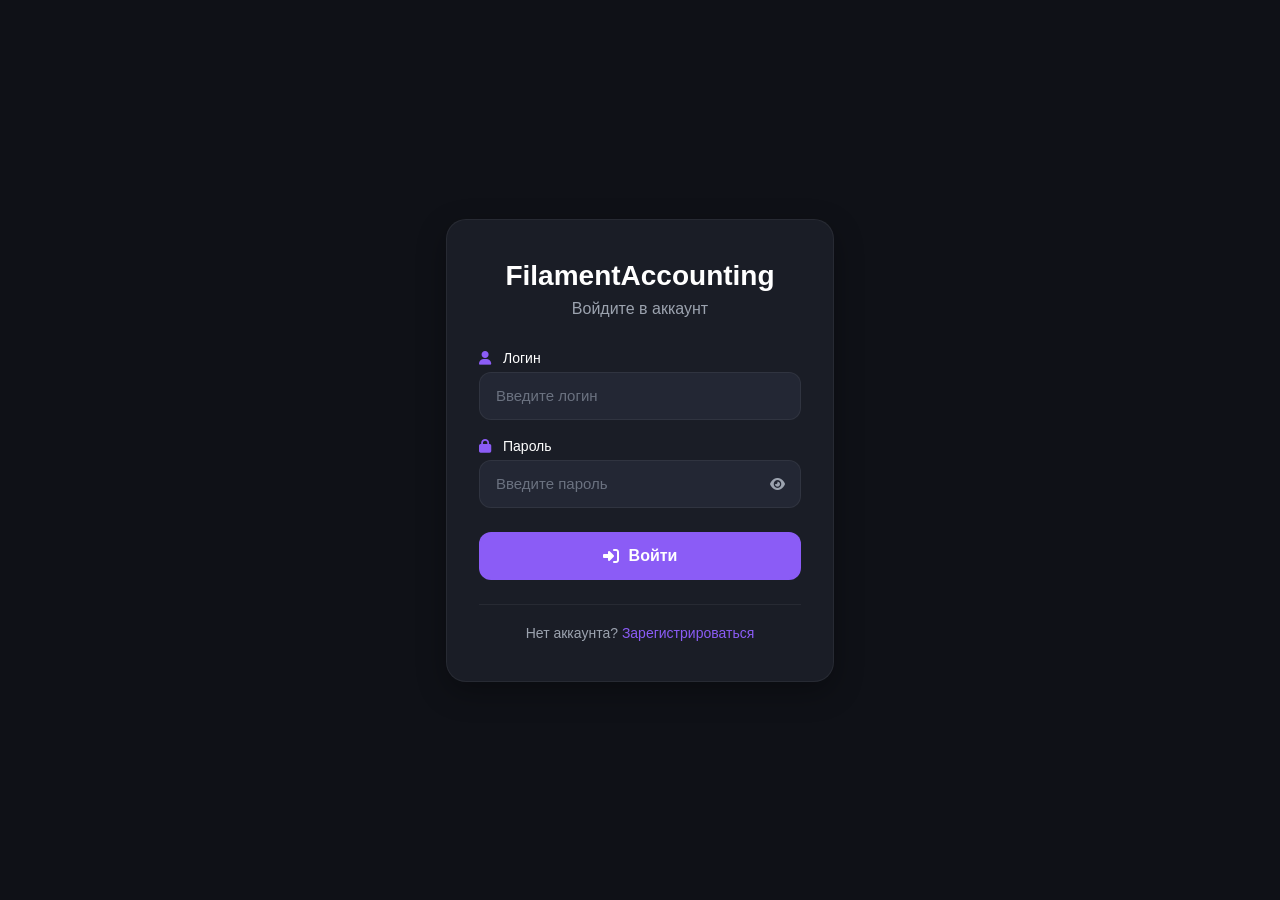
<file: client/login.html>
<!DOCTYPE html> 
<html lang="ru"> 
<head>
    <meta charset="UTF-8">
    <title>Вход - FilamentAccounting</title>
    <link rel="stylesheet" href="style.css" />
    <link rel="stylesheet" href="https://cdnjs.cloudflare.com/ajax/libs/font-awesome/6.5.2/css/all.min.css" />
	 <link rel="icon" type="image/svg+xml" href="data:image/svg+xml,%3Csvg xmlns='http://www.w3.org/2000/svg' viewBox='0 0 100 100'%3E%3Ctext y='.9em' font-size='90'%3E🧵%3C/text%3E%3C/svg%3E" />
	<meta name="viewport" content="width=device-width, initial-scale=1.0, viewport-fit=cover, user-scalable=no">
</head>
<body class="auth-page">
    <div class="auth-container">
        <div class="auth-card">
            <div class="auth-header">
                <h1>FilamentAccounting</h1>
                <p>Войдите в аккаунт</p>
            </div>
            
            <form class="auth-form" id="loginForm" onsubmit="handleLogin(event)">
                <div class="form-group">
                    <label for="loginUsername">
                        <i class="fa-solid fa-user"></i>
                        Логин
                    </label>
                    <input 
                        type="text" 
                        id="loginUsername" 
                        placeholder="Введите логин" 
                        required
                    />
                </div>
                
                <div class="form-group">
                    <label for="loginPassword">
                        <i class="fa-solid fa-lock"></i>
                        Пароль
                    </label>
                    <div class="password-wrapper">
                        <input 
                            type="password" 
                            id="loginPassword" 
                            placeholder="Введите пароль" 
                            required
                        />
                        <button type="button" class="toggle-password" onclick="toggleLoginPassword()">
                            <i class="fa-solid fa-eye" id="loginPasswordIcon"></i>
                        </button>
                    </div>
                </div>
                
                <div id="errorMessage" class="error-message" style="display:none;"></div>
                
                <button type="submit" class="auth-button" id="loginButton">
                    <i class="fa-solid fa-sign-in-alt"></i>
                    Войти
                </button>
            </form>
            
            <div class="auth-footer">
                <p>Нет аккаунта? <a href="register.html">Зарегистрироваться</a></p>
            </div>
        </div>
    </div>
    
    <script src="js/login.js"></script>
</body>
</html>
</file>
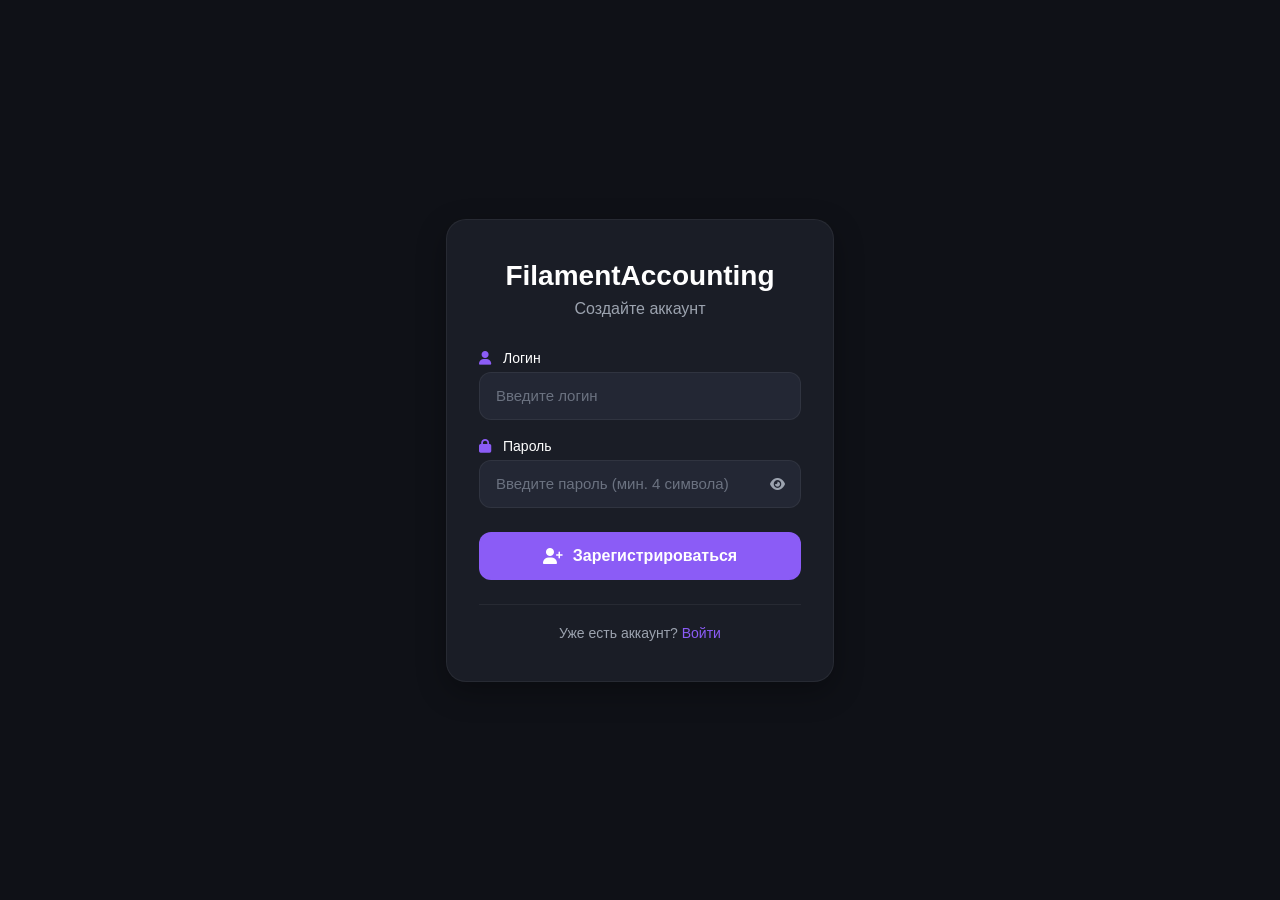
<file: client/register.html>
<!DOCTYPE html> 
<html lang="ru"> 
<head>
<meta charset="UTF-8">
    <title>Регистрация - FilamentAccounting</title>
    <link rel="stylesheet" href="style.css" />
    <link rel="stylesheet" href="https://cdnjs.cloudflare.com/ajax/libs/font-awesome/6.5.2/css/all.min.css" />
	 <link rel="icon" type="image/svg+xml" href="data:image/svg+xml,%3Csvg xmlns='http://www.w3.org/2000/svg' viewBox='0 0 100 100'%3E%3Ctext y='.9em' font-size='90'%3E🧵%3C/text%3E%3C/svg%3E" />
	<meta name="viewport" content="width=device-width, initial-scale=1.0, viewport-fit=cover, user-scalable=no">
</head>
<body class="auth-page">
    <div class="auth-container">
        <div class="auth-card">
            <div class="auth-header">
                <h1>FilamentAccounting</h1>
                <p>Создайте аккаунт</p>
            </div>
            
            <form class="auth-form" id="registerForm" onsubmit="handleRegister(event)">
                <div class="form-group">
                    <label for="username">
                        <i class="fa-solid fa-user"></i>
                        Логин
                    </label>
                    <input 
                        type="text" 
                        id="username" 
                        placeholder="Введите логин" 
                        required
                        minlength="3"
                    />
                </div>
                
                <div class="form-group">
                    <label for="password">
                        <i class="fa-solid fa-lock"></i>
                        Пароль
                    </label>
                    <div class="password-wrapper">
                        <input 
                            type="password" 
                            id="password" 
                            placeholder="Введите пароль (мин. 4 символа)" 
                            required
                            minlength="4"
                        />
                        <button type="button" class="toggle-password" onclick="togglePassword()">
                            <i class="fa-solid fa-eye" id="passwordIcon"></i>
                        </button>
                    </div>
                </div>
                
                <div id="errorMessage" class="error-message" style="display:none;"></div>
                
                <button type="submit" class="auth-button" id="registerButton">
                    <i class="fa-solid fa-user-plus"></i>
                    Зарегистрироваться
                </button>
            </form>
            
            <div class="auth-footer">
                <p>Уже есть аккаунт? <a href="login.html">Войти</a></p>
            </div>
        </div>
    </div>
    
    <script src="js/register.js"></script>
</body>
</html>
</file>
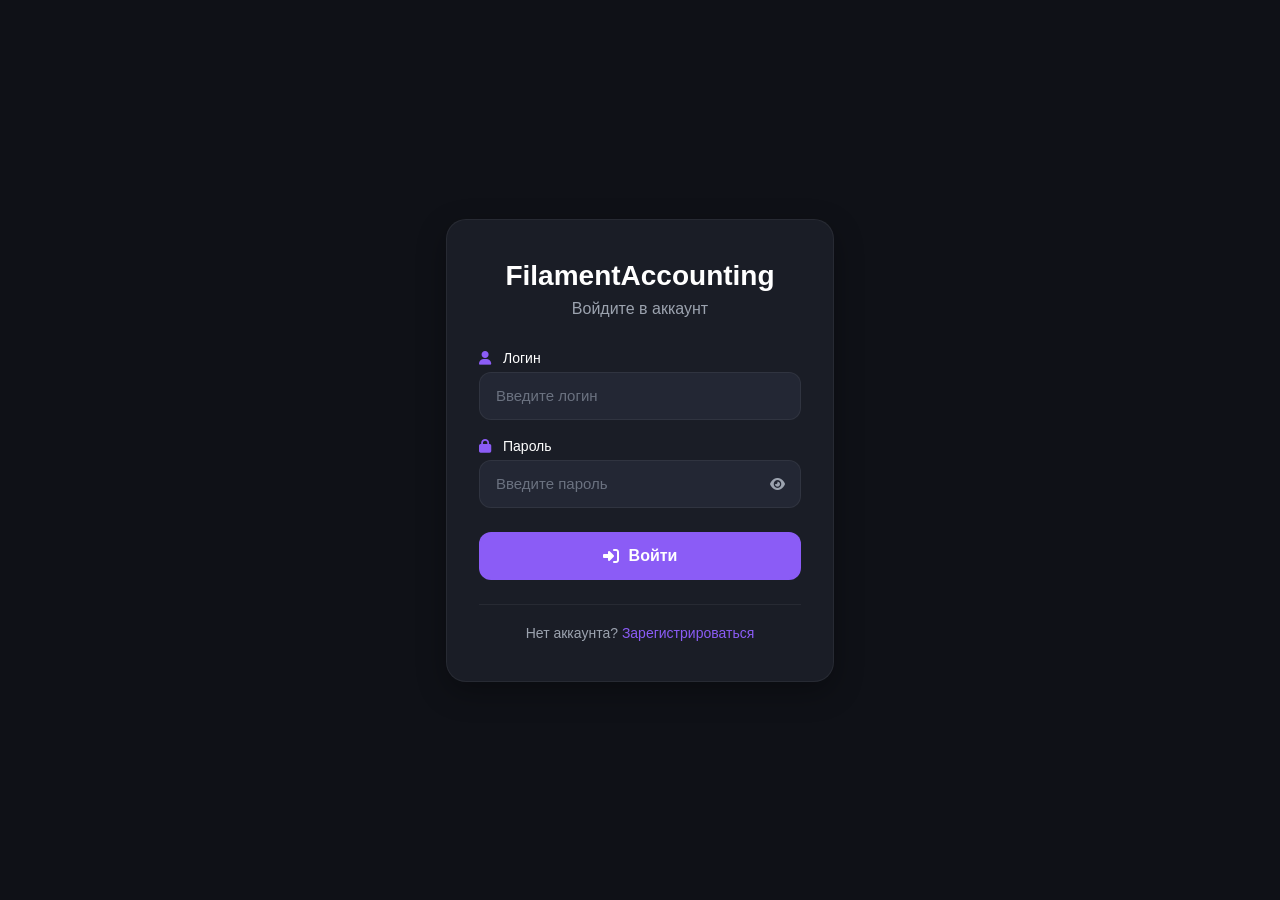
<file: client/stats.html>
<!DOCTYPE html> 
<html lang="ru"> 
<head>
<meta charset="UTF-8">
    <title>Статистика - FilamentAccounting</title>
    <link rel="stylesheet" href="style.css" />
    <link rel="stylesheet" href="https://cdnjs.cloudflare.com/ajax/libs/font-awesome/6.5.2/css/all.min.css" />
	 <link rel="icon" type="image/svg+xml" href="data:image/svg+xml,%3Csvg xmlns='http://www.w3.org/2000/svg' viewBox='0 0 100 100'%3E%3Ctext y='.9em' font-size='90'%3E🧵%3C/text%3E%3C/svg%3E" />
	<meta name="viewport" content="width=device-width, initial-scale=1.0, viewport-fit=cover, user-scalable=no">
</head>
<body>

<div id="notification" class="notification" style="display:none;">
    <div class="notification-content">
        <i class="fa-solid fa-check-circle" id="notificationIcon"></i>
        <span id="notificationMessage">Успешно!</span>
    </div>
</div>

<div class="app">
    <div class="top-section">
        <div class="top-section-inner">
            <div class="header">
                <h1 class="logo">Статистика</h1>
                <div id="authContainer"></div>
            </div>
            <div class="stats-controls">
                <div class="stats-period">
                    <button class="period-btn active" onclick="setPeriod('all')" data-period="all">За все время</button>
                    <button class="period-btn" onclick="setPeriod('day')" data-period="day">День</button>
                    <button class="period-btn" onclick="setPeriod('week')" data-period="week">Неделя</button>
                    <button class="period-btn" onclick="setPeriod('month')" data-period="month">Месяц</button>
                    <button class="period-btn" onclick="setPeriod('year')" data-period="year">Год</button>
                </div>
                <div class="stats-custom">
                    <input type="date" id="dateFrom" />
                    <span>—</span>
                    <input type="date" id="dateTo" />
                    <button class="period-btn" onclick="setCustomPeriod()">Применить</button>
                </div>
            </div>
        </div>
    </div>

    <main class="content">
        
        <!-- Операций расхода -->
        <div class="stat-card" style="margin-bottom:10px;">
            <div class="stat-value" id="totalOperations" style="color:#8b5cf6;">0</div>
            <div class="stat-label">Операций расхода</div>
        </div>
        
        <!-- Общий расход  -->
        <div class="stat-card" style="margin-bottom:10px;">
            <div class="stat-value" id="totalUsed" style="color:#8b5cf6;">0</div>
            <div class="stat-label">Общий расход</div>
        </div>
        
        <!-- успешная печать и брак/прервано -->
        <div style="display:grid; grid-template-columns:1fr 1fr; gap:10px; margin-bottom:10px;">
            <div class="stat-card" style="background:rgba(74,222,128,0.1); border-color:rgba(74,222,128,0.2);">
                <div class="stat-value" id="successUsed" style="color:#4ade80;">0</div>
                <div class="stat-label">Успешная печать</div>
            </div>
            <div class="stat-card" style="background:rgba(239,68,68,0.1); border-color:rgba(239,68,68,0.2);">
                <div class="stat-value" id="wasteUsed" style="color:#f87171;">0</div>
                <div class="stat-label">Брак и прервано</div>
            </div>
        </div>
        
        <!-- Эффективность -->
        <div class="stat-card" style="background:rgba(139,92,246,0.1); border-color:rgba(139,92,246,0.2); margin-bottom:10px;">
            <div class="stat-value" id="efficiency" style="color:#8b5cf6;">0%</div>
            <div class="stat-label">Эффективность</div>
        </div>
        
        <!-- среднее за печать и среднее в день -->
        <div style="display:grid; grid-template-columns:1fr 1fr; gap:10px; margin-bottom:10px;">
            <div class="stat-card">
                <div class="stat-value" id="avgPerPrint" style="color:#8b5cf6;">0</div>
                <div class="stat-label">Среднее за печать</div>
            </div>
            <div class="stat-card">
                <div class="stat-value" id="avgPerDay" style="color:#8b5cf6;">0</div>
                <div class="stat-label">Среднее в день <span id="periodLabel" style="font-size:10px;color:#9ca3af;display:block;">за все время</span></div>
            </div>
        </div>
        
        <!-- Всего катушек -->
        <div class="stat-card" style="margin-bottom:0;">
            <div class="stat-value" id="totalMaterials" style="color:#8b5cf6;">0</div>
            <div class="stat-label">Всего катушек</div>
        </div>
    </main>

    <footer class="bottom-nav">
        <a href="index.html" class="nav-item">
            <i class="fa-solid fa-database"></i>
            <span>Катушки</span>
        </a>
        <a href="usage.html" class="nav-item">
            <i class="fa-solid fa-clock-rotate-left"></i>
            <span>Использование</span>
        </a>
        <a href="stats.html" class="nav-item active">
            <i class="fa-solid fa-chart-column"></i>
            <span>Статистика</span>
        </a>
    </footer>
</div>

<script src="js/stats.js"></script>
</body>
</html>
</file>
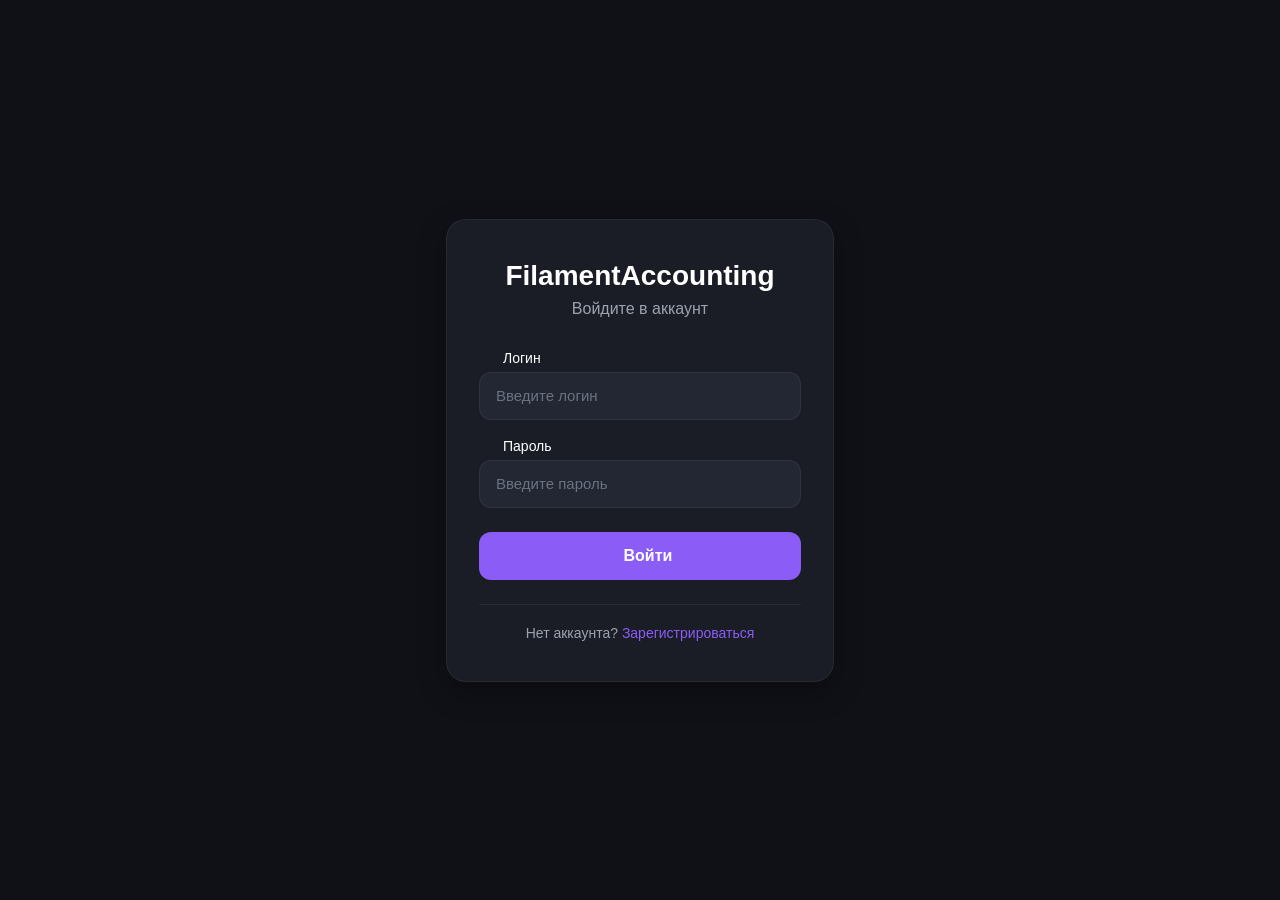
<file: client/usage.html>
<!DOCTYPE html> 
<html lang="ru"> 
<head>
<meta charset="UTF-8">
    <title>Использование - FilamentAccounting</title>
    <link rel="stylesheet" href="style.css" />
    <link rel="stylesheet" href="https://cdnjs.cloudflare.com/ajax/libs/font-awesome/6.5.2/css/all.min.css" />
	 <link rel="icon" type="image/svg+xml" href="data:image/svg+xml,%3Csvg xmlns='http://www.w3.org/2000/svg' viewBox='0 0 100 100'%3E%3Ctext y='.9em' font-size='90'%3E🧵%3C/text%3E%3C/svg%3E" />
	<meta name="viewport" content="width=device-width, initial-scale=1.0, viewport-fit=cover, user-scalable=no">
</head>
<body>

<div id="notification" class="notification" style="display:none;">
    <div class="notification-content">
        <i class="fa-solid fa-check-circle" id="notificationIcon"></i>
        <span id="notificationMessage">Успешно!</span>
    </div>
</div>

<div class="app">
    <div class="top-section">
        <div class="top-section-inner">
            <div class="header">
                <h1 class="logo">Использование</h1>
                <div id="authContainer"></div>
            </div>
            <div class="search-section">
                <div class="search-box">
                    <i class="fa-solid fa-magnifying-glass"></i>
                    <input type="text" id="searchInput" placeholder="Поиск..." oninput="searchConsumptions()" />
                </div>
                <button class="filter-button" onclick="toggleSort()" title="Сортировка">
                    <i class="fa-solid fa-arrow-up-wide-short"></i>
                </button>
            </div>
        </div>
    </div>

    <main class="content content-padded">
        <div style="margin-bottom:12px;">
            <button class="filter-option" onclick="toggleStatusFilterContainer()" id="filterStatusToggle" style="padding:10px 14px; font-size:14px;">
                <i class="fa-solid fa-circle-check"></i> 
                <span id="filterStatusLabel">Все статусы</span>
                <span id="filterStatusCount" style="color:#8b5cf6; font-size:12px; margin-left:auto; display:none;"></span>
                <i class="fa-solid fa-chevron-down" style="margin-left:6px;"></i>
            </button>
            <div id="statusFilterContainer" style="display:none; flex-direction:column; gap:4px; padding:8px 0 0 12px; max-height:150px; overflow-y:auto;">
            </div>
        </div>
        
        <div class="history-list" id="historyList"></div>
    </main>

    <div class="fab-single">
        <button class="fab-button" onclick="openAddConsumption()">
            <i class="fa-solid fa-plus"></i>
        </button>
    </div>

    <footer class="bottom-nav">
        <a href="index.html" class="nav-item">
            <i class="fa-solid fa-database"></i>
            <span>Катушки</span>
        </a>
        <a href="usage.html" class="nav-item active">
            <i class="fa-solid fa-clock-rotate-left"></i>
            <span>Использование</span>
        </a>
        <a href="stats.html" class="nav-item">
            <i class="fa-solid fa-chart-column"></i>
            <span>Статистика</span>
        </a>
    </footer>
</div>

<!-- Модальное окно добавления расхода -->
<div class="modal-overlay modal-centered-on-mobile" id="addConsumptionModal">
    <div class="modal modal-wide">
        <div class="modal-header">
            <h2>Добавить расход</h2>
            <button class="modal-close" onclick="closeAddConsumption()">
                <i class="fa-solid fa-xmark"></i>
            </button>
        </div>
        <div class="modal-body modal-scrollable">
            <div class="form-group">
                <label for="consumptionMaterialSelect"><i class="fa-solid fa-box"></i> Катушка</label>
                <select id="consumptionMaterialSelect" class="styled-select">
                    <option value="">Загрузка...</option>
                </select>
            </div>
            
            <button class="auth-button" id="fileUploadBtn" onclick="toggleFileUpload()" type="button" style="background:#232734; color:#9ca3af; font-size:14px; padding:10px; margin-top:0;">
                Загрузить файл слайсера
            </button>
            
            <div id="fileUploadArea" style="display:none; flex-direction:column; gap:12px; margin-top:8px;">
                <div style="border:2px dashed rgba(255,255,255,0.1); border-radius:16px; padding:20px; text-align:center; background:#1a1d26; cursor:pointer;" 
                     onclick="document.getElementById('fileInput').click()">
                    <i class="fa-solid fa-cloud-arrow-up" style="font-size:32px; color:#6b7280; display:block; margin-bottom:8px;"></i>
                    <p style="color:#9ca3af; font-size:14px;">Нажмите или перетащите файл слайсера</p>
                    <p style="color:#6b7280; font-size:12px; margin-top:4px;">Поддерживаются: .gcode, .bgcode, .3mf</p>
                </div>
                <input type="file" id="fileInput" accept=".gcode,.bgcode,.3mf" style="display:none;" onchange="handleFileSelect(event)" />
                
                <div id="fileInfo" style="display:none; background:#232734; border-radius:10px; padding:10px 14px;">
                    <div style="display:flex; justify-content:space-between; align-items:center;">
                        <div>
                            <span style="color:#ffffff; font-weight:500;" id="fileName">file.gcode</span>
                            <span style="color:#6b7280; font-size:12px; margin-left:8px;" id="fileSize">0 КБ</span>
                        </div>
                        <button onclick="document.getElementById('fileInput').value=''; document.getElementById('fileInfo').style.display='none'; document.getElementById('fileParsedInfo').style.display='none'; document.getElementById('toolSelector').style.display='none'; parsedFileData=null; document.getElementById('addConsumptionBtn').disabled=true; document.getElementById('addConsumptionBtn').style.opacity='0.5';" style="background:transparent; border:none; color:#9ca3af; cursor:pointer; font-size:18px;">
                            <i class="fa-solid fa-xmark"></i>
                        </button>
                    </div>
                </div>
                
                <div id="fileParsedInfo" style="display:none;"></div>
                
                <div id="toolSelector" style="display:none;"></div>
            </div>
            
            <div id="manualInputArea" style="display:block;">
                <div class="form-group" style="margin-top:8px;">
                    <label for="consumptionTitle"><i class="fa-solid fa-pen"></i> Название действия</label>
                    <input type="text" id="consumptionTitle" placeholder="Печать детали" />
                </div>
                <div class="form-group">
                    <label for="consumptionLength"><i class="fa-solid fa-ruler"></i> Использовано (миллиметры)</label>
                    <input type="number" id="consumptionLength" placeholder="1000" value="1000" step="1" />
                </div>
                
                <div class="form-group">
                    <label for="printStatus"><i class="fa-solid fa-circle-check"></i> Статус печати</label>
                    <select id="printStatus" class="styled-select">
                        <option value="success">Успешная печать</option>
                        <option value="waste">Брак</option>
                        <option value="interrupted">Прерванная печать</option>
                    </select>
                </div>
            </div>
            
            <div class="modal-footer">
                <button class="auth-button" id="addConsumptionBtn" disabled>
                    <i class="fa-solid fa-floppy-disk"></i> Сохранить расход
                </button>
            </div>
        </div>
    </div>
</div>

<script src="js/usage.js"></script>
</body>
</html>
</file>
<file: client/style.css>
* {
    margin: 0;
    padding: 0;
    box-sizing: border-box;
}

*::-webkit-scrollbar {
    display: none;
}

html, body {
    height: 100%;
    overflow: hidden;
}

body {
    font-family: Arial, sans-serif;
    background: #0f1117;
    color: #ffffff;
    -webkit-tap-highlight-color: transparent;
    touch-action: manipulation;
}

.app {
    height: 100vh;
    height: 100dvh;
    overflow: hidden;
    display: flex;
    flex-direction: column;
    position: relative;
}

/*  Сейф зона  */
:root {
    --safe-top: env(safe-area-inset-top, 0px);
    --safe-bottom: env(safe-area-inset-bottom, 0px);
    --safe-left: env(safe-area-inset-left, 0px);
    --safe-right: env(safe-area-inset-right, 0px);
    
    --header-height: calc(56px + var(--safe-top));
    --search-height: 56px;
    --top-section-height: calc(var(--header-height) + var(--search-height) + 32px);
    --nav-height: calc(60px + var(--safe-bottom));
    --content-padding: 16px;
}

/*  Верхняя панель  */
.top-section {
    position: sticky;
    top: 0;
    z-index: 100;
    background: #0f1117;
    padding: var(--safe-top) var(--safe-right) 0 var(--safe-left);
    flex-shrink: 0;
    border-bottom: 1px solid rgba(255,255,255,0.04);
}

.top-section-inner {
    padding: 8px var(--content-padding) 12px;
}

.header {
    display: flex;
    align-items: center;
    justify-content: space-between;
    gap: 10px;
    margin-bottom: 12px;
    min-height: 40px;
}

.logo {
    font-size: 24px;
    font-weight: 700;
    flex: 1;
    text-align: left;
    color: #ffffff;
}

.icon-button {
    width: 40px;
    height: 40px;
    border: none;
    border-radius: 12px;
    background: #1a1d26;
    color: #ffffff;
    cursor: pointer;
    display: flex;
    align-items: center;
    justify-content: center;
    text-decoration: none;
    flex-shrink: 0;
    font-size: 18px;
}

#authContainer {
    display: flex;
    align-items: center;
    gap: 8px;
    flex-shrink: 0;
}

#usernameDisplay {
    color: #9ca3af;
    font-size: 14px;
    white-space: nowrap;
}

/*  Поиск  */
.search-section {
    display: flex;
    gap: 12px;
    width: 100%;
}

.search-box {
    display: flex;
    align-items: center;
    gap: 12px;
    background: #1a1d26;
    border-radius: 16px;
    padding: 0 18px;
    height: 56px;
    flex: 1;
    min-width: 0;
}

.search-box i {
    color: #9ca3af;
    font-size: 18px;
    flex-shrink: 0;
}

.search-box input {
    flex: 1;
    border: 0;
    outline: 0;
    background: transparent;
    color: #ffffff;
    font-size: 16px;
    min-width: 0;
    width: 100%;
}

.search-box input::placeholder {
    color: #6b7280;
}

.filter-button {
    border: none;
    border-radius: 16px;
    background: #1a1d26;
    color: #ffffff;
    cursor: pointer;
    width: 56px;
    height: 56px;
    display: flex;
    align-items: center;
    justify-content: center;
    font-size: 20px;
    flex-shrink: 0;
}

/*  Весь контент  */
.content {
    flex: 1;
    overflow-y: auto;
    overflow-x: hidden;
    padding: var(--content-padding);
    padding-bottom: calc(var(--nav-height) + var(--content-padding) + 16px);
    -webkit-overflow-scrolling: touch;
}

.content-padded {
    padding-bottom: calc(var(--nav-height) + var(--content-padding) + 80px);
}

/*  Филамент  */
.filament-grid {
    display: grid;
    grid-template-columns: repeat(auto-fit, minmax(300px, 1fr));
    gap: 12px;
}

.filament-card {
    display: flex;
    flex-direction: column;
    background: #1a1d26;
    border: 1px solid rgba(255,255,255,0.06);
    border-radius: 20px;
    padding: 14px;
    min-height: 150px;
    box-shadow: 0 10px 30px rgba(0,0,0,0.3);
    transition: transform 0.2s;
    cursor: pointer;
    min-width: 0;
}

.filament-card:active {
    transform: scale(0.97);
}

.card-top {
    display: flex;
    align-items: center;
    gap: 10px;
    margin-bottom: 12px;
}

.progress-ring {
    --size: 64px;
    width: var(--size);
    height: var(--size);
    min-width: var(--size);
    border-radius: 50%;
    display: flex;
    align-items: center;
    justify-content: center;
    position: relative;
    flex-shrink: 0;
}

.progress-ring::before {
    --size: 48px;
    content: "";
    position: absolute;
    width: var(--size);
    height: var(--size);
    border-radius: 50%;
    background: #1a1d26;
}

.progress-ring span {
    position: relative;
    z-index: 2;
    font-size: 13px;
    font-weight: 700;
}

.filament-info {
    min-width: 0;
    flex: 1;
}

.filament-info h2 {
    font-size: 17px;
    margin-bottom: 4px;
    white-space: nowrap;
    overflow: hidden;
    text-overflow: ellipsis;
    color: #ffffff;
}

.filament-color {
    font-size: 14px;
    font-weight: 600;
    white-space: nowrap;
    overflow: hidden;
    text-overflow: ellipsis;
}

.filament-info p {
    font-size: 12px;
    color: #6b7280;
    margin-top: 2px;
    white-space: nowrap;
    overflow: hidden;
    text-overflow: ellipsis;
}

.weight-info {
    margin-top: auto;
    display: flex;
    align-items: center;
    gap: 6px;
    color: #9ca3af;
    font-size: 13px;
}

.weight-dot {
    width: 8px;
    height: 8px;
    border-radius: 50%;
    flex-shrink: 0;
}

/*  Кнопки добавления  */
.fab-group {
    position: fixed;
    right: calc(var(--content-padding) + var(--safe-right));
    bottom: calc(var(--nav-height) + var(--content-padding) + 8px);
    z-index: 200;
    display: flex;
    flex-direction: column;
    gap: 12px;
}

.fab-button {
    width: 64px;
    height: 64px;
    border: none;
    border-radius: 50%;
    background: #8b5cf6;
    color: white;
    font-size: 22px;
    cursor: pointer;
    display: flex;
    align-items: center;
    justify-content: center;
    transition: transform 0.2s;
    box-shadow: 0 10px 25px rgba(139,92,246,0.4);
    -webkit-tap-highlight-color: transparent;
}

.fab-button:active {
    transform: scale(0.92);
}

.fab-group .fab-scan {
    background: #3b82f6;
    box-shadow: 0 10px 25px rgba(59,130,246,0.4);
}

.fab-single {
    position: fixed;
    right: calc(var(--content-padding) + var(--safe-right));
    bottom: calc(var(--nav-height) + var(--content-padding) + 8px);
    z-index: 200;
}

.fab-single .fab-button {
    width: 64px;
    height: 64px;
    border: none;
    border-radius: 50%;
    background: #8b5cf6;
    color: white;
    font-size: 22px;
    cursor: pointer;
    display: flex;
    align-items: center;
    justify-content: center;
    box-shadow: 0 10px 25px rgba(139,92,246,0.4);
}

/*  Кнопки навигации  */
.bottom-nav {
    position: fixed;
    left: var(--safe-left);
    right: var(--safe-right);
    bottom: 0;
    z-index: 150;
    height: calc(68px + var(--safe-bottom));
    padding-bottom: var(--safe-bottom);
    background: rgba(18,20,28,0.96);
    backdrop-filter: blur(10px);
    -webkit-backdrop-filter: blur(10px);
    border-top: 1px solid rgba(255,255,255,0.05);
    display: flex;
    justify-content: space-around;
    align-items: center;
}

.nav-item {
    display: flex;
    flex-direction: column;
    align-items: center;
    gap: 4px;
    background: transparent;
    border: none;
    color: #9ca3af;
    cursor: pointer;
    text-decoration: none;
    padding: 4px 12px;
    font-size: 11px;
    transition: color 0.2s;
    min-width: 50px;
}

.nav-item.active {
    color: #8b5cf6;
}

.nav-item i {
    font-size: 18px;
}

.nav-item span {
    font-size: 11px;
}

/*  МОДАЛЬНЫЕ ОКНА - С SAFE AREA  */

.modal-overlay {
    display: none;
    position: fixed;
    top: 0;
    left: 0;
    width: 100%;
    height: 100%;
    height: 100dvh;
    background: rgba(0,0,0,0.7);
    z-index: 1000;
    justify-content: center;
    align-items: center;
    padding: 12px;
    padding-top: calc(12px + var(--safe-top));
    padding-bottom: calc(12px + var(--safe-bottom));
    padding-left: calc(12px + var(--safe-left));
    padding-right: calc(12px + var(--safe-right));
    overflow: hidden;
}

.modal {
    background: #1a1d26;
    border-radius: 20px;
    padding: 24px;
    max-width: 480px;
    width: 100%;
    max-height: calc(100% - 24px);
    overflow-y: auto;
    overflow-x: hidden;
    -webkit-overflow-scrolling: touch;
    animation: modalSlideUp 0.3s ease;
    display: flex;
    flex-direction: column;
    position: relative;
}

.modal-scrollable {
    flex: 1;
    overflow-y: auto;
    -webkit-overflow-scrolling: touch;
    padding-right: 4px;
}

.modal-scrollable::-webkit-scrollbar {
    width: 4px;
}

.modal-scrollable::-webkit-scrollbar-track {
    background: transparent;
}

.modal-scrollable::-webkit-scrollbar-thumb {
    background: #4a4a5a;
    border-radius: 4px;
}

.modal-header {
    display: flex;
    justify-content: space-between;
    align-items: center;
    margin-bottom: 16px;
    flex-shrink: 0;
    gap: 12px;
    position: sticky;
    top: 0;
    background: #1a1d26;
    z-index: 10;
    padding: 4px 0 12px 0;
    border-bottom: 1px solid rgba(255,255,255,0.04);
}

.modal-header h2 {
    color: #ffffff;
    font-size: 20px;
    flex: 1;
    min-width: 0;
    word-break: break-word;
}

.modal-close {
    background: transparent;
    border: none;
    color: #9ca3af;
    font-size: 24px;
    cursor: pointer;
    padding: 4px 8px;
    flex-shrink: 0;
    transition: color 0.2s;
}

.modal-close:hover {
    color: #ffffff;
}

.modal-body {
    display: flex;
    flex-direction: column;
    gap: 16px;
    flex: 1;
    overflow-y: visible;
}

.modal-footer {
    flex-shrink: 0;
    padding-top: 16px;
    border-top: 1px solid rgba(255,255,255,0.04);
    margin-top: auto;
    position: sticky;
    bottom: 0;
    background: #1a1d26;
    z-index: 10;
    display: flex;
    gap: 10px;
}

.modal-footer .auth-button {
    flex: 1;
    margin: 0;
}

@keyframes modalSlideUp {
    from {
        opacity: 0;
        transform: translateY(30px) scale(0.95);
    }
    to {
        opacity: 1;
        transform: translateY(0) scale(1);
    }
}

.modal-small {
    max-width: 400px;
}

.modal-wide {
    max-width: 600px;
}

/*  АДАПТАЦИЯ МОДАЛЬНЫХ ОКОН ПОД ТЕЛЕФОНЫ С SAFE AREA  */

/* Планшеты */
@media (max-width: 768px) {
    .modal {
        max-width: 92%;
        padding: 20px;
        max-height: calc(100% - 30px);
    }
    
    .modal-wide {
        max-width: 95%;
    }
    
    .modal-small {
        max-width: 90%;
    }
}

/* Телефоны - основная адаптация с учетом safe area */
@media (max-width: 600px) {
    .modal-overlay {
        padding: 8px;
        padding-top: calc(8px + var(--safe-top));
        padding-bottom: calc(8px + var(--safe-bottom));
        padding-left: calc(8px + var(--safe-left));
        padding-right: calc(8px + var(--safe-right));
        align-items: flex-end;
    }
    
    .modal {
        max-width: 100%;
        width: 100%;
        max-height: calc(100% - 16px);
        padding: 16px 16px 20px 16px;
        padding-top: calc(16px + var(--safe-top));
        padding-bottom: calc(20px + var(--safe-bottom));
        padding-left: calc(16px + var(--safe-left));
        padding-right: calc(16px + var(--safe-right));
        border-radius: 16px 16px 0 0;
        margin: 0;
        animation: modalSlideUpMobile 0.3s ease;
    }
    
    .modal-centered-on-mobile {
        align-items: center;
    }
    
    .modal-centered-on-mobile .modal {
        border-radius: 16px;
        max-height: calc(100% - 32px);
    }
    
    @keyframes modalSlideUpMobile {
        from {
            opacity: 0;
            transform: translateY(30px);
        }
        to {
            opacity: 1;
            transform: translateY(0);
        }
    }
    
    .modal-wide {
        max-width: 100%;
        padding: 16px 16px 20px 16px;
        padding-top: calc(16px + var(--safe-top));
        padding-bottom: calc(20px + var(--safe-bottom));
        padding-left: calc(16px + var(--safe-left));
        padding-right: calc(16px + var(--safe-right));
        border-radius: 16px 16px 0 0;
    }
    
    .modal-small {
        max-width: 100%;
        padding: 16px 16px 20px 16px;
        padding-top: calc(16px + var(--safe-top));
        padding-bottom: calc(20px + var(--safe-bottom));
        padding-left: calc(16px + var(--safe-left));
        padding-right: calc(16px + var(--safe-right));
        border-radius: 16px 16px 0 0;
    }
    
    .modal-header {
        padding: 4px 0 10px 0;
        margin-bottom: 12px;
        position: sticky;
        top: 0;
        background: #1a1d26;
        z-index: 10;
    }
    
    .modal-header h2 {
        font-size: 18px;
    }
    
    .modal-close {
        font-size: 22px;
        padding: 4px 6px;
    }
    
    .modal-body {
        gap: 12px;
        overflow-y: auto;
        flex: 1;
    }
    
    .modal-footer {
        padding-top: 12px;
        margin-top: 8px;
        position: sticky;
        bottom: 0;
        background: #1a1d26;
        z-index: 10;
        padding-bottom: calc(12px + var(--safe-bottom));
    }
}

/* Маленькие телефоны */
@media (max-width: 480px) {
    :root {
        --header-height: calc(48px + var(--safe-top));
        --search-height: 44px;
        --top-section-height: calc(var(--header-height) + var(--search-height) + 24px);
        --nav-height: calc(54px + var(--safe-bottom));
        --content-padding: 12px;
    }
    
    .modal-overlay {
        padding: 4px;
        padding-top: calc(4px + var(--safe-top));
        padding-bottom: calc(4px + var(--safe-bottom));
        padding-left: calc(4px + var(--safe-left));
        padding-right: calc(4px + var(--safe-right));
        align-items: flex-end;
    }
    
    .modal {
        padding: 14px 14px 18px 14px;
        padding-top: calc(14px + var(--safe-top));
        padding-bottom: calc(18px + var(--safe-bottom));
        padding-left: calc(14px + var(--safe-left));
        padding-right: calc(14px + var(--safe-right));
        max-height: calc(100% - 8px);
        border-radius: 14px 14px 0 0;
        max-width: 100%;
        width: 100%;
    }
    
    .modal-centered-on-mobile .modal {
        border-radius: 14px;
    }
    
    .modal-wide {
        padding: 14px 14px 18px 14px;
        padding-top: calc(14px + var(--safe-top));
        padding-bottom: calc(18px + var(--safe-bottom));
        padding-left: calc(14px + var(--safe-left));
        padding-right: calc(14px + var(--safe-right));
        border-radius: 14px 14px 0 0;
    }
    
    .modal-small {
        padding: 14px 14px 18px 14px;
        padding-top: calc(14px + var(--safe-top));
        padding-bottom: calc(18px + var(--safe-bottom));
        padding-left: calc(14px + var(--safe-left));
        padding-right: calc(14px + var(--safe-right));
        border-radius: 14px 14px 0 0;
    }
    
    .modal-header h2 {
        font-size: 17px;
    }
    
    .modal-close {
        font-size: 20px;
    }
    
    .modal-body {
        gap: 10px;
    }
    
    .modal-header {
        padding: 2px 0 8px 0;
        margin-bottom: 10px;
    }
    
    .modal-footer {
        padding-top: 10px;
        gap: 8px;
        padding-bottom: calc(10px + var(--safe-bottom));
    }
    
    .top-section-inner {
        padding: 6px var(--content-padding) 10px;
    }
    
    .header {
        gap: 8px;
        margin-bottom: 10px;
        min-height: 36px;
    }
    
    .logo {
        font-size: 20px;
    }
    
    .icon-button {
        width: 36px;
        height: 36px;
        font-size: 16px;
        border-radius: 10px;
    }
    
    #usernameDisplay {
        font-size: 13px;
    }
    
    .search-box {
        height: 44px;
        padding: 0 14px;
        border-radius: 12px;
    }
    
    .search-box input {
        font-size: 15px;
    }
    
    .search-box i {
        font-size: 16px;
    }
    
    .filter-button {
        width: 44px;
        height: 44px;
        font-size: 16px;
        border-radius: 12px;
    }
    
    .content {
        padding: var(--content-padding);
        padding-bottom: calc(var(--nav-height) + var(--content-padding) + 12px);
    }
    
    .content-padded {
        padding-bottom: calc(var(--nav-height) + var(--content-padding) + 70px);
    }
    
    .filament-grid {
        grid-template-columns: repeat(auto-fit, minmax(160px, 1fr));
        gap: 10px;
    }
    
    .filament-card {
        padding: 12px;
        min-height: 140px;
        border-radius: 14px;
    }
    
    .progress-ring {
        --size: 52px;
    }
    
    .progress-ring::before {
        --size: 38px;
    }
    
    .progress-ring span {
        font-size: 12px;
    }
    
    .filament-info h2 {
        font-size: 15px;
    }
    
    .filament-color {
        font-size: 12px;
    }
    
    .filament-info p {
        font-size: 11px;
    }
    
    .weight-info {
        font-size: 12px;
    }
    
    .weight-dot {
        width: 6px;
        height: 6px;
    }
    
    .fab-group {
        gap: 8px;
        bottom: calc(var(--nav-height) + var(--content-padding) + 4px);
        right: calc(var(--content-padding) + var(--safe-right));
    }
    
    .fab-button {
        width: 52px;
        height: 52px;
        font-size: 18px;
    }
    
    .fab-single .fab-button {
        width: 52px;
        height: 52px;
        font-size: 18px;
    }
    
    .fab-single {
        bottom: calc(var(--nav-height) + var(--content-padding) + 4px);
        right: calc(var(--content-padding) + var(--safe-right));
    }
    
    .bottom-nav {
        height: calc(60px + var(--safe-bottom));
        padding-bottom: var(--safe-bottom);
    }
    
    .nav-item i {
        font-size: 17px;
    }
    
    .nav-item span {
        font-size: 10px;
    }
}

/* Очень маленькие телефоны */
@media (max-width: 380px) {
    .modal {
        padding: 12px 12px 16px 12px;
        padding-top: calc(12px + var(--safe-top));
        padding-bottom: calc(16px + var(--safe-bottom));
        padding-left: calc(12px + var(--safe-left));
        padding-right: calc(12px + var(--safe-right));
        border-radius: 12px 12px 0 0;
        max-height: calc(100% - 4px);
    }
    
    .modal-centered-on-mobile .modal {
        border-radius: 12px;
    }
    
    .modal-wide {
        padding: 12px 12px 16px 12px;
        padding-top: calc(12px + var(--safe-top));
        padding-bottom: calc(16px + var(--safe-bottom));
        padding-left: calc(12px + var(--safe-left));
        padding-right: calc(12px + var(--safe-right));
        border-radius: 12px 12px 0 0;
    }
    
    .modal-small {
        padding: 12px 12px 16px 12px;
        padding-top: calc(12px + var(--safe-top));
        padding-bottom: calc(16px + var(--safe-bottom));
        padding-left: calc(12px + var(--safe-left));
        padding-right: calc(12px + var(--safe-right));
        border-radius: 12px 12px 0 0;
    }
    
    .modal-header h2 {
        font-size: 15px;
    }
    
    .modal-close {
        font-size: 18px;
    }
    
    .modal-body {
        gap: 8px;
    }
    
    .modal-header {
        padding: 0 0 6px 0;
        margin-bottom: 8px;
    }
    
    .modal-footer {
        padding-top: 8px;
        gap: 6px;
        padding-bottom: calc(8px + var(--safe-bottom));
    }
    
    .modal-footer .auth-button {
        font-size: 13px;
        padding: 10px;
        min-height: 38px;
    }
}

/* Альбомная ориентация на телефонах */
@media (max-height: 600px) and (orientation: landscape) {
    .modal-overlay {
        align-items: center;
        padding: 8px 12px;
        padding-top: calc(8px + var(--safe-top));
        padding-bottom: calc(8px + var(--safe-bottom));
        padding-left: calc(12px + var(--safe-left));
        padding-right: calc(12px + var(--safe-right));
    }
    
    .modal {
        max-height: calc(100% - 20px);
        padding: 12px 16px 14px 16px;
        padding-top: calc(12px + var(--safe-top));
        padding-bottom: calc(14px + var(--safe-bottom));
        padding-left: calc(16px + var(--safe-left));
        padding-right: calc(16px + var(--safe-right));
        border-radius: 14px;
        max-width: 90%;
        animation: modalSlideUp 0.3s ease;
    }
    
    .modal-wide {
        padding: 12px 16px 14px 16px;
        padding-top: calc(12px + var(--safe-top));
        padding-bottom: calc(14px + var(--safe-bottom));
        padding-left: calc(16px + var(--safe-left));
        padding-right: calc(16px + var(--safe-right));
        border-radius: 14px;
        max-width: 95%;
    }
    
    .modal-small {
        padding: 12px 16px 14px 16px;
        padding-top: calc(12px + var(--safe-top));
        padding-bottom: calc(14px + var(--safe-bottom));
        padding-left: calc(16px + var(--safe-left));
        padding-right: calc(16px + var(--safe-right));
        border-radius: 14px;
        max-width: 85%;
    }
    
    .modal-header h2 {
        font-size: 16px;
    }
    
    .modal-body {
        gap: 8px;
    }
    
    .modal-header {
        padding: 2px 0 6px 0;
        margin-bottom: 8px;
    }
    
    .modal-footer {
        padding-top: 8px;
        padding-bottom: calc(8px + var(--safe-bottom));
    }
}

/*  ФИЛЬТРЫ В МОДАЛЬНЫХ ОКНАХ  */

.filter-section {
    display: flex;
    flex-direction: column;
    gap: 4px;
    flex-shrink: 0;
}

.filter-label {
    color: #9ca3af;
    font-size: 11px;
    text-transform: uppercase;
    letter-spacing: 0.5px;
    margin-top: 4px;
    margin-bottom: 2px;
}

.filter-divider {
    height: 1px;
    background: rgba(255,255,255,0.06);
    margin: 6px 0;
    flex-shrink: 0;
}

.filter-option {
    display: flex;
    align-items: center;
    gap: 12px;
    width: 100%;
    padding: 10px 14px;
    background: #232734;
    border: 1px solid rgba(255,255,255,0.06);
    border-radius: 10px;
    color: #9ca3af;
    font-size: 14px;
    cursor: pointer;
    transition: all 0.3s;
    min-height: 44px;
    flex-shrink: 0;
}

.filter-option:hover {
    background: #2b2f3a;
    color: #ffffff;
}

.filter-option.active {
    background: rgba(139,92,246,0.15);
    border-color: #8b5cf6;
    color: #8b5cf6;
}

.filter-option i {
    width: 18px;
    text-align: center;
    font-size: 16px;
}

.filter-option span {
    flex: 1;
}

.filter-reset {
    display: flex;
    align-items: center;
    justify-content: center;
    gap: 8px;
    width: 100%;
    padding: 10px;
    background: transparent;
    border: 1px solid rgba(255,255,255,0.06);
    border-radius: 12px;
    color: #9ca3af;
    font-size: 14px;
    cursor: pointer;
    transition: all 0.3s;
    margin-top: 4px;
    min-height: 44px;
    flex-shrink: 0;
}

.filter-reset:hover {
    background: #232734;
    color: #ffffff;
}

/*  Выбор цвета  */
.color-select {
    display: flex;
    flex-direction: column;
    gap: 8px;
}

.color-picker {
    display: flex;
    gap: 6px;
    flex-wrap: wrap;
    padding: 6px;
    background: #232734;
    border-radius: 12px;
    border: 1px solid rgba(255,255,255,0.06);
}

.color-picker.expanded {
    gap: 4px;
    padding: 8px;
}

.color-option {
    width: 32px;
    height: 32px;
    border-radius: 50%;
    border: 2px solid transparent;
    cursor: pointer;
    transition: all 0.3s;
    flex-shrink: 0;
}

.color-option:hover {
    transform: scale(1.15);
    border-color: #ffffff;
    box-shadow: 0 0 15px rgba(255,255,255,0.2);
}

.color-option:active {
    transform: scale(0.95);
}

.color-option.green { background: #22c55e; }
.color-option.yellow { background: #eab308; }
.color-option.red { background: #ef4444; }
.color-option.blue { background: #3b82f6; }
.color-option.orange { background: #f97316; }
.color-option.purple { background: #a855f7; }
.color-option.black { background: #1a1a1a; border-color: #4a4a4a; }
.color-option.white { background: #f3f4f6; border-color: #d1d5db; }
.color-option.gray { background: #6b7280; }
.color-option.silver { background: linear-gradient(135deg, #e5e7eb, #9ca3af); }
.color-option.crimson { background: #dc2626; }
.color-option.pink { background: #ec4899; }
.color-option.gold { background: linear-gradient(135deg, #f59e0b, #fbbf24); }
.color-option.lime { background: #84cc16; }
.color-option.teal { background: #14b8a6; }
.color-option.cyan { background: #06b6d4; }
.color-option.navy { background: #1e3a8a; }
.color-option.violet { background: #8b5cf6; }
.color-option.magenta { background: #d946ef; }
.color-option.brown { background: #92400e; }
.color-option.beige { background: #f5e6d3; border-color: #d4c5b0; }
.color-option.transparent { 
    background: repeating-conic-gradient(#e5e7eb 0% 25%, #ffffff 0% 50%) 50% / 10px 10px;
    border-color: #6b7280;
}
.color-option.glow { 
    background: #22d3ee;
    box-shadow: 0 0 20px rgba(34, 211, 238, 0.5);
}
.color-option.multicolor { 
    background: linear-gradient(45deg, #ef4444, #f59e0b, #22c55e, #3b82f6, #a855f7);
    background-size: 300% 300%;
    animation: multicolorMove 3s ease infinite;
}

@keyframes multicolorMove {
    0% { background-position: 0% 50%; }
    50% { background-position: 100% 50%; }
    100% { background-position: 0% 50%; }
}

/*  Модалка композитов  */
.composition-item {
    transition: all 0.2s ease;
}

.composition-item:hover {
    background: #2b2f3a !important;
}

.composition-item select,
.composition-item input {
    transition: border-color 0.3s ease;
}

.composition-item select:focus,
.composition-item input:focus {
    border-color: #8b5cf6 !important;
    outline: none;
}

.composition-item .remove-composition {
    transition: all 0.2s ease;
}

.composition-item .remove-composition:hover {
    transform: scale(1.2);
}

#compositionTotal {
    transition: color 0.3s ease;
}

/*  Формы  */
.form-group {
    display: flex;
    flex-direction: column;
    gap: 6px;
}

.form-group label {
    color: #ffffff;
    font-size: 14px;
    font-weight: 500;
    display: flex;
    align-items: center;
    gap: 8px;
}

.form-group label i {
    color: #8b5cf6;
    width: 16px;
    font-size: 14px;
}

.form-group input[type="text"],
.form-group input[type="email"],
.form-group input[type="password"],
.form-group input[type="number"],
.form-group select {
    background: #232734;
    border: 1px solid rgba(255,255,255,0.06);
    border-radius: 12px;
    padding: 12px 16px;
    color: #ffffff;
    font-size: 15px;
    transition: border-color 0.3s;
    width: 100%;
    height: 48px;
}

.form-group input:focus,
.form-group select:focus {
    outline: none;
    border-color: #8b5cf6;
}

.form-group input::placeholder {
    color: #6b7280;
}

.modal .form-group select,
#addFilamentModal .form-group select,
#addConsumptionModal .form-group select {
    background: #232734;
    border: 1px solid rgba(255,255,255,0.06);
    border-radius: 12px;
    padding: 12px 40px 12px 16px;
    color: #ffffff;
    font-size: 15px;
    width: 100%;
    appearance: none;
    -webkit-appearance: none;
    -moz-appearance: none;
    background-image: url("data:image/svg+xml,%3Csvg xmlns='http://www.w3.org/2000/svg' width='12' height='12' viewBox='0 0 12 12'%3E%3Cpath fill='%239ca3af' d='M6 8L1 3h10z'/%3E%3C/svg%3E");
    background-repeat: no-repeat;
    background-position: right 14px center;
    cursor: pointer;
    transition: border-color 0.3s;
    height: 48px;
}

.modal .form-group select:focus,
#addFilamentModal .form-group select:focus,
#addConsumptionModal .form-group select:focus {
    outline: none;
    border-color: #8b5cf6;
}

.modal .form-group select option,
#addFilamentModal .form-group select option,
#addConsumptionModal .form-group select option {
    background: #1a1d26;
    color: #ffffff;
    padding: 10px 14px;
    font-size: 15px;
}

.modal .form-group select:disabled {
    opacity: 0.5;
    cursor: not-allowed;
}

.password-wrapper {
    position: relative;
}

.password-wrapper input {
    padding-right: 46px;
}

.toggle-password {
    position: absolute;
    right: 12px;
    top: 50%;
    transform: translateY(-50%);
    background: transparent;
    border: none;
    color: #9ca3af;
    cursor: pointer;
    padding: 4px;
}

.toggle-password:hover {
    color: #ffffff;
}

.auth-button {
    background: #8b5cf6;
    color: white;
    border: none;
    border-radius: 12px;
    padding: 14px;
    font-size: 16px;
    font-weight: 600;
    cursor: pointer;
    display: flex;
    align-items: center;
    justify-content: center;
    gap: 10px;
    transition: opacity 0.3s;
    margin-top: 6px;
    min-height: 48px;
}

.auth-button:hover {
    opacity: 0.9;
}

.auth-button:disabled {
    opacity: 0.5;
    cursor: not-allowed;
}

/*  Страница авторизации  */
.auth-page {
    background: #0f1117;
    min-height: 100vh;
    min-height: 100dvh;
    display: flex;
    align-items: center;
    justify-content: center;
    padding: var(--safe-top) var(--safe-right) var(--safe-bottom) var(--safe-left);
}

.auth-container {
    width: 100%;
    max-width: 420px;
    padding: 16px;
}

.auth-card {
    background: #1a1d26;
    border-radius: 20px;
    padding: 40px 32px;
    border: 1px solid rgba(255,255,255,0.06);
    box-shadow: 0 10px 30px rgba(0,0,0,0.3);
}

.auth-header {
    text-align: center;
    margin-bottom: 32px;
}

.auth-header h1 {
    color: #ffffff;
    font-size: 28px;
    font-weight: 700;
    margin-bottom: 8px;
}

.auth-header p {
    color: #9ca3af;
    font-size: 16px;
}

.auth-form {
    display: flex;
    flex-direction: column;
    gap: 18px;
}

.auth-footer {
    text-align: center;
    margin-top: 24px;
    padding-top: 20px;
    border-top: 1px solid rgba(255,255,255,0.06);
}

.auth-footer p {
    color: #9ca3af;
    font-size: 14px;
}

.auth-footer a {
    color: #8b5cf6;
    text-decoration: none;
    font-weight: 500;
}

.error-message {
    background: rgba(255,95,95,0.1);
    border: 1px solid #ff5f5f;
    border-radius: 10px;
    padding: 10px 14px;
    color: #ff5f5f;
    font-size: 14px;
    margin-top: -6px;
}

/*  История  */
.history-list {
    display: flex;
    flex-direction: column;
    gap: 10px;
}

.history-item {
    display: flex;
    align-items: center;
    gap: 14px;
    background: #1a1d26;
    border-radius: 14px;
    padding: 14px 18px;
    border: 1px solid rgba(255,255,255,0.06);
    min-width: 0;
}

.history-icon {
    width: 40px;
    height: 40px;
    border-radius: 50%;
    background: rgba(255,255,255,0.04);
    display: flex;
    align-items: center;
    justify-content: center;
    flex-shrink: 0;
    font-size: 18px;
}

.history-details {
    flex: 1;
    min-width: 0;
}

.history-title {
    color: #ffffff;
    font-size: 15px;
    font-weight: 500;
    white-space: nowrap;
    overflow: hidden;
    text-overflow: ellipsis;
}

.history-meta {
    color: #9ca3af;
    font-size: 13px;
    margin-top: 2px;
    white-space: nowrap;
    overflow: hidden;
    text-overflow: ellipsis;
}

.history-amount-remove {
    color: #ff5f5f;
    font-weight: 600;
    font-size: 15px;
    flex-shrink: 0;
    white-space: nowrap;
}

.history-amount-add {
    color: #56d364;
    font-weight: 600;
    font-size: 15px;
    flex-shrink: 0;
    white-space: nowrap;
}

/*  Помощь  */
.form-group small {
    color: #9ca3af;
    font-size: 12px;
    margin-top: 4px;
    display: block;
}

/*  Статистика  */
.stats-grid {
    display: grid;
    grid-template-columns: repeat(2, 1fr);
    gap: 12px;
}

.stat-card {
    background: #1a1d26;
    border-radius: 16px;
    padding: 20px;
    text-align: center;
    border: 1px solid rgba(255,255,255,0.06);
}

.stat-value {
    font-size: 32px;
    font-weight: 700;
    color: #8b5cf6;
    margin-bottom: 4px;
}

.stat-label {
    color: #9ca3af;
    font-size: 14px;
}

.stats-controls {
    display: flex;
    flex-direction: column;
    gap: 10px;
}

.stats-period {
    display: flex;
    gap: 6px;
    flex-wrap: wrap;
}

.stats-custom {
    display: flex;
    align-items: center;
    gap: 6px;
    flex-wrap: wrap;
}

.stats-custom input[type="date"] {
    background: #232734;
    color: #ffffff;
    border: 1px solid rgba(255,255,255,0.06);
    border-radius: 10px;
    padding: 6px 10px;
    font-size: 13px;
    cursor: pointer;
    flex: 1;
    min-width: 100px;
    height: 36px;
}

.stats-custom input[type="date"]:focus {
    outline: none;
    border-color: #8b5cf6;
}

.stats-custom span {
    color: #9ca3af;
    font-size: 13px;
}

.period-btn {
    padding: 5px 12px;
    background: #232734;
    border: 1px solid rgba(255,255,255,0.06);
    border-radius: 10px;
    color: #9ca3af;
    font-size: 12px;
    cursor: pointer;
    transition: all 0.3s;
    white-space: nowrap;
    height: 32px;
}

.period-btn:hover {
    background: #2b2f3a;
    color: #ffffff;
}

.period-btn.active {
    background: rgba(139,92,246,0.15);
    border-color: #8b5cf6;
    color: #8b5cf6;
}

/*  Модалка деталей  */
#detailBody .progress-ring {
    --size: 80px;
    width: var(--size);
    height: var(--size);
    min-width: var(--size);
}

#detailBody .progress-ring::before {
    --size: 64px;
    content: "";
    position: absolute;
    width: var(--size);
    height: var(--size);
    border-radius: 50%;
    background: #1a1d26;
}

#detailBody .progress-ring span {
    position: relative;
    z-index: 2;
    font-size: 16px;
    font-weight: 700;
}

/*  Уведомления  */
.notification {
    position: fixed;
    top: calc(16px + var(--safe-top));
    left: 50%;
    transform: translateX(-50%);
    z-index: 9999;
    padding: 12px 24px;
    border-radius: 12px;
    background: rgba(34, 197, 94, 0.15);
    border: 1px solid #22c55e;
    color: #4ade80;
    min-width: 280px;
    max-width: 90%;
    text-align: center;
    animation: slideDown 0.3s ease;
    backdrop-filter: blur(10px);
    -webkit-backdrop-filter: blur(10px);
}

.notification.error {
    background: rgba(239, 68, 68, 0.15);
    border: 1px solid #ef4444;
    color: #f87171;
}

.notification.info {
    background: rgba(59, 130, 246, 0.15);
    border: 1px solid #3b82f6;
    color: #60a5fa;
}

.notification-content {
    display: flex;
    align-items: center;
    justify-content: center;
    gap: 10px;
    font-size: 14px;
}

.notification-content i {
    font-size: 20px;
}

@keyframes slideDown {
    from {
        opacity: 0;
        transform: translateX(-50%) translateY(-20px);
    }
    to {
        opacity: 1;
        transform: translateX(-50%) translateY(0);
    }
}

/*  QR сканер  */
#qr-reader {
    background: #0f1117;
    border-radius: 12px;
    overflow: hidden;
    min-height: 300px;
}

#qr-reader video {
    width: 100% !important;
    height: auto !important;
    border-radius: 12px;
}

#qr-reader img {
    display: none;
}

#qr-reader button {
    background: #8b5cf6 !important;
    color: white !important;
    border: none !important;
    border-radius: 8px !important;
    padding: 8px 16px !important;
    font-size: 14px !important;
    cursor: pointer !important;
    margin: 4px !important;
}

#qr-reader button:hover {
    opacity: 0.9 !important;
}

#qr-reader button:disabled {
    opacity: 0.5 !important;
    cursor: not-allowed !important;
}

#qr-reader select {
    background: #232734 !important;
    color: #ffffff !important;
    border: 1px solid rgba(255,255,255,0.06) !important;
    border-radius: 8px !important;
    padding: 6px 12px !important;
    font-size: 14px !important;
}

#qr-reader-results {
    text-align: center;
    color: #9ca3af;
    font-size: 14px;
    padding: 8px;
    min-height: 40px;
}

/*  Цвет кольца особые  */
.progress-ring.multicolor {
    background: conic-gradient(from 0deg, #ef4444, #f59e0b, #22c55e, #3b82f6, #a855f7, #ef4444) !important;
    animation: multicolorSpin 4s linear infinite;
}

@keyframes multicolorSpin {
    from { transform: rotate(0deg); }
    to { transform: rotate(360deg); }
}

.progress-ring.glow {
    box-shadow: 0 0 20px rgba(34, 211, 238, 0.3), inset 0 0 20px rgba(34, 211, 238, 0.1);
    animation: glowPulse 2s ease-in-out infinite;
}

@keyframes glowPulse {
    0%, 100% {
        box-shadow: 0 0 20px rgba(34, 211, 238, 0.3), inset 0 0 20px rgba(34, 211, 238, 0.1);
    }
    50% {
        box-shadow: 0 0 40px rgba(34, 211, 238, 0.5), inset 0 0 30px rgba(34, 211, 238, 0.2);
    }
}

.progress-ring.transparent {
    opacity: 0.5;
    border: 2px solid rgba(255,255,255,0.1);
}

/*  КОНТЕЙНЕРЫ ДЛЯ ФИЛЬТРОВ  */
#manufacturerFilterContainer,
#colorFilterContainer,
#typeFilterContainer,
#compositionFilterContainer {
    display: none;
    flex-direction: column;
    gap: 4px;
    max-height: 120px;
    overflow-y: auto;
    padding-right: 4px;
    margin-left: 4px;
    -webkit-overflow-scrolling: touch;
}

#manufacturerFilterContainer::-webkit-scrollbar,
#colorFilterContainer::-webkit-scrollbar,
#typeFilterContainer::-webkit-scrollbar,
#compositionFilterContainer::-webkit-scrollbar {
    width: 3px;
}

#manufacturerFilterContainer::-webkit-scrollbar-track,
#colorFilterContainer::-webkit-scrollbar-track,
#typeFilterContainer::-webkit-scrollbar-track,
#compositionFilterContainer::-webkit-scrollbar-track {
    background: transparent;
}

#manufacturerFilterContainer::-webkit-scrollbar-thumb,
#colorFilterContainer::-webkit-scrollbar-thumb,
#typeFilterContainer::-webkit-scrollbar-thumb,
#compositionFilterContainer::-webkit-scrollbar-thumb {
    background: #4a4a5a;
    border-radius: 4px;
}

#manufacturerFilterContainer .filter-option,
#colorFilterContainer .filter-option,
#typeFilterContainer .filter-option,
#compositionFilterContainer .filter-option {
    padding: 8px 12px;
    font-size: 13px;
    min-height: 36px;
}

/*  Цвета  */
.green { color: #22c55e; }
.yellow { color: #eab308; }
.red { color: #ef4444; }
.blue { color: #3b82f6; }
.orange { color: #f97316; }
.purple { color: #a855f7; }
.black { color: #1a1a1a; }
.white { color: #f3f4f6; }
.gray { color: #6b7280; }
.silver { color: #c0c0c0; }
.crimson { color: #dc2626; }
.pink { color: #ec4899; }
.gold { color: #f59e0b; }
.lime { color: #84cc16; }
.teal { color: #14b8a6; }
.cyan { color: #06b6d4; }
.navy { color: #1e3a8a; }
.violet { color: #8b5cf6; }
.magenta { color: #d946ef; }
.brown { color: #92400e; }
.beige { color: #f5e6d3; }
.transparent { color: #9ca3af; opacity: 0.5; }
.glow { color: #22d3ee; text-shadow: 0 0 10px #22d3ee; }
.multicolor { 
    color: transparent;
    background: linear-gradient(45deg, #ef4444, #f59e0b, #22c55e, #3b82f6, #a855f7);
    -webkit-background-clip: text;
    background-clip: text;
}

/*  СОСТАВ КАТУШКИ  */
#compositionDetailBody {
    padding: 4px 0;
}

#compositionDetailBody .composition-item-detail {
    display: flex;
    justify-content: space-between;
    align-items: center;
    padding: 8px 0;
    border-bottom: 1px solid rgba(255,255,255,0.04);
}

#compositionDetailBody .composition-item-detail:last-child {
    border-bottom: none;
}

#compositionDetailBody .composition-material-name {
    color: #ffffff;
    font-size: 14px;
}

#compositionDetailBody .composition-percent {
    color: #8b5cf6;
    font-weight: 600;
    font-size: 14px;
}

#compositionDetailBody .composition-total {
    display: flex;
    justify-content: space-between;
    align-items: center;
    padding: 10px 0 4px 0;
    border-top: 2px solid rgba(139,92,246,0.3);
    margin-top: 4px;
}

#compositionDetailBody .composition-total-label {
    color: #9ca3af;
    font-weight: 500;
    font-size: 13px;
}

#compositionDetailBody .composition-total-value {
    color: #4ade80;
    font-weight: 700;
    font-size: 15px;
}

/* Планшеты */
@media (max-width: 768px) {
    .filament-grid {
        grid-template-columns: repeat(auto-fit, minmax(260px, 1fr));
    }
    
    .stats-grid {
        gap: 10px;
    }
    
    .stat-card {
        padding: 16px;
    }
    
    .stat-value {
        font-size: 28px;
    }
}

/* Телефоны */
@media (max-width: 600px) {
    #detailBody > div {
        flex-direction: column !important;
        align-items: center !important;
    }
    #detailBody > div > div:last-child {
        width: 100%;
        min-width: unset;
    }
}

/* Маленькие телефоны */
@media (max-width: 480px) {
    .filter-option {
        padding: 8px 12px;
        font-size: 14px;
        min-height: 40px;
        border-radius: 10px;
    }
    
    .filter-option i {
        font-size: 15px;
        width: 18px;
    }
    
    .filter-label {
        font-size: 10px;
    }
    
    .filter-divider {
        margin: 4px 0;
    }
    
    .filter-reset {
        padding: 8px;
        font-size: 13px;
        min-height: 38px;
    }
    
    #manufacturerFilterContainer,
    #colorFilterContainer,
    #typeFilterContainer,
    #compositionFilterContainer {
        max-height: 100px;
    }
    
    #manufacturerFilterContainer .filter-option,
    #colorFilterContainer .filter-option,
    #typeFilterContainer .filter-option,
    #compositionFilterContainer .filter-option {
        padding: 6px 10px;
        font-size: 12px;
        min-height: 32px;
    }
}

@media (max-width: 380px) {
    .filter-option {
        padding: 6px 10px;
        font-size: 13px;
        min-height: 34px;
        border-radius: 8px;
    }
    
    .filter-option i {
        font-size: 13px;
        width: 16px;
    }
    
    #manufacturerFilterContainer,
    #colorFilterContainer,
    #typeFilterContainer,
    #compositionFilterContainer {
        max-height: 80px;
    }
}

/* Для модального окна фильтров */
#filterModal .modal {
    max-width: 420px;
}

#filterModal .modal-body {
    gap: 8px;
}

/* Для модального окна состава */
#compositionModal .modal-body {
    max-height: none;
}

#compositionList {
    max-height: 200px;
    overflow-y: auto;
    padding-right: 4px;
    -webkit-overflow-scrolling: touch;
}

#compositionList::-webkit-scrollbar {
    width: 3px;
}

#compositionList::-webkit-scrollbar-thumb {
    background: #4a4a5a;
    border-radius: 4px;
}

/* Для модального окна QR-сканера */
#qrScannerModal .modal {
    max-width: 520px;
}

#qr-reader {
    min-height: 200px;
    max-height: 300px;
    overflow: hidden;
}

#qr-reader video {
    width: 100% !important;
    height: auto !important;
    max-height: 280px;
    object-fit: cover;
}

/* Для модального окна добавления расхода */
#addConsumptionModal .modal-body {
    gap: 10px;
}

#addConsumptionModal .form-group {
    flex-shrink: 0;
}

#fileParsedInfo {
    max-height: 150px;
    overflow-y: auto;
    -webkit-overflow-scrolling: touch;
}

#fileParsedInfo::-webkit-scrollbar {
    width: 3px;
}

#fileParsedInfo::-webkit-scrollbar-thumb {
    background: #4a4a5a;
    border-radius: 4px;
}

/* для скролла внутри модальных окон iOS */
@supports (-webkit-touch-callout: none) {
    .modal {
        -webkit-overflow-scrolling: touch;
    }
    .modal-body {
        -webkit-overflow-scrolling: touch;
    }
    #manufacturerFilterContainer,
    #colorFilterContainer,
    #typeFilterContainer,
    #compositionFilterContainer {
        -webkit-overflow-scrolling: touch;
    }
}

/* Стиль для кнопки "Назад" в группе */
#groupBackButton {
    background: #8b5cf6 !important;
    color: #ffffff !important;
    border: none;
    border-radius: 16px;
    padding: 8px 12px;
    font-size: 16px;
    cursor: pointer;
    transition: all 0.2s;
    flex-shrink: 0;
    height: 56px;
    width: 56px;
    display: flex;
    align-items: center;
    justify-content: center;
}

#groupBackButton:hover {
    transform: scale(0.95);
    opacity: 0.9;
}

#groupBackButton:active {
    transform: scale(0.92);
}

/* Адаптация для маленьких экранов */
@media (max-width: 480px) {
    #groupBackButton {
        height: 44px;
        width: 44px;
        font-size: 14px;
        border-radius: 12px;
    }
}

/* Адаптация модальных окон для телефонов */
@supports (padding-top: env(safe-area-inset-top)) {
    .modal-overlay {
        padding-top: calc(12px + env(safe-area-inset-top, 0px));
        padding-bottom: calc(12px + env(safe-area-inset-bottom, 0px));
        padding-left: calc(12px + env(safe-area-inset-left, 0px));
        padding-right: calc(12px + env(safe-area-inset-right, 0px));
    }
    
    .modal {
        padding-top: calc(24px + env(safe-area-inset-top, 0px));
        padding-bottom: calc(24px + env(safe-area-inset-bottom, 0px));
        padding-left: calc(24px + env(safe-area-inset-left, 0px));
        padding-right: calc(24px + env(safe-area-inset-right, 0px));
    }
    
    @media (max-width: 600px) {
        .modal {
            padding-top: calc(16px + env(safe-area-inset-top, 0px));
            padding-bottom: calc(20px + env(safe-area-inset-bottom, 0px));
            padding-left: calc(16px + env(safe-area-inset-left, 0px));
            padding-right: calc(16px + env(safe-area-inset-right, 0px));
        }
    }
    
    @media (max-width: 480px) {
        .modal {
            padding-top: calc(14px + env(safe-area-inset-top, 0px));
            padding-bottom: calc(18px + env(safe-area-inset-bottom, 0px));
            padding-left: calc(14px + env(safe-area-inset-left, 0px));
            padding-right: calc(14px + env(safe-area-inset-right, 0px));
        }
    }
}
</file>
